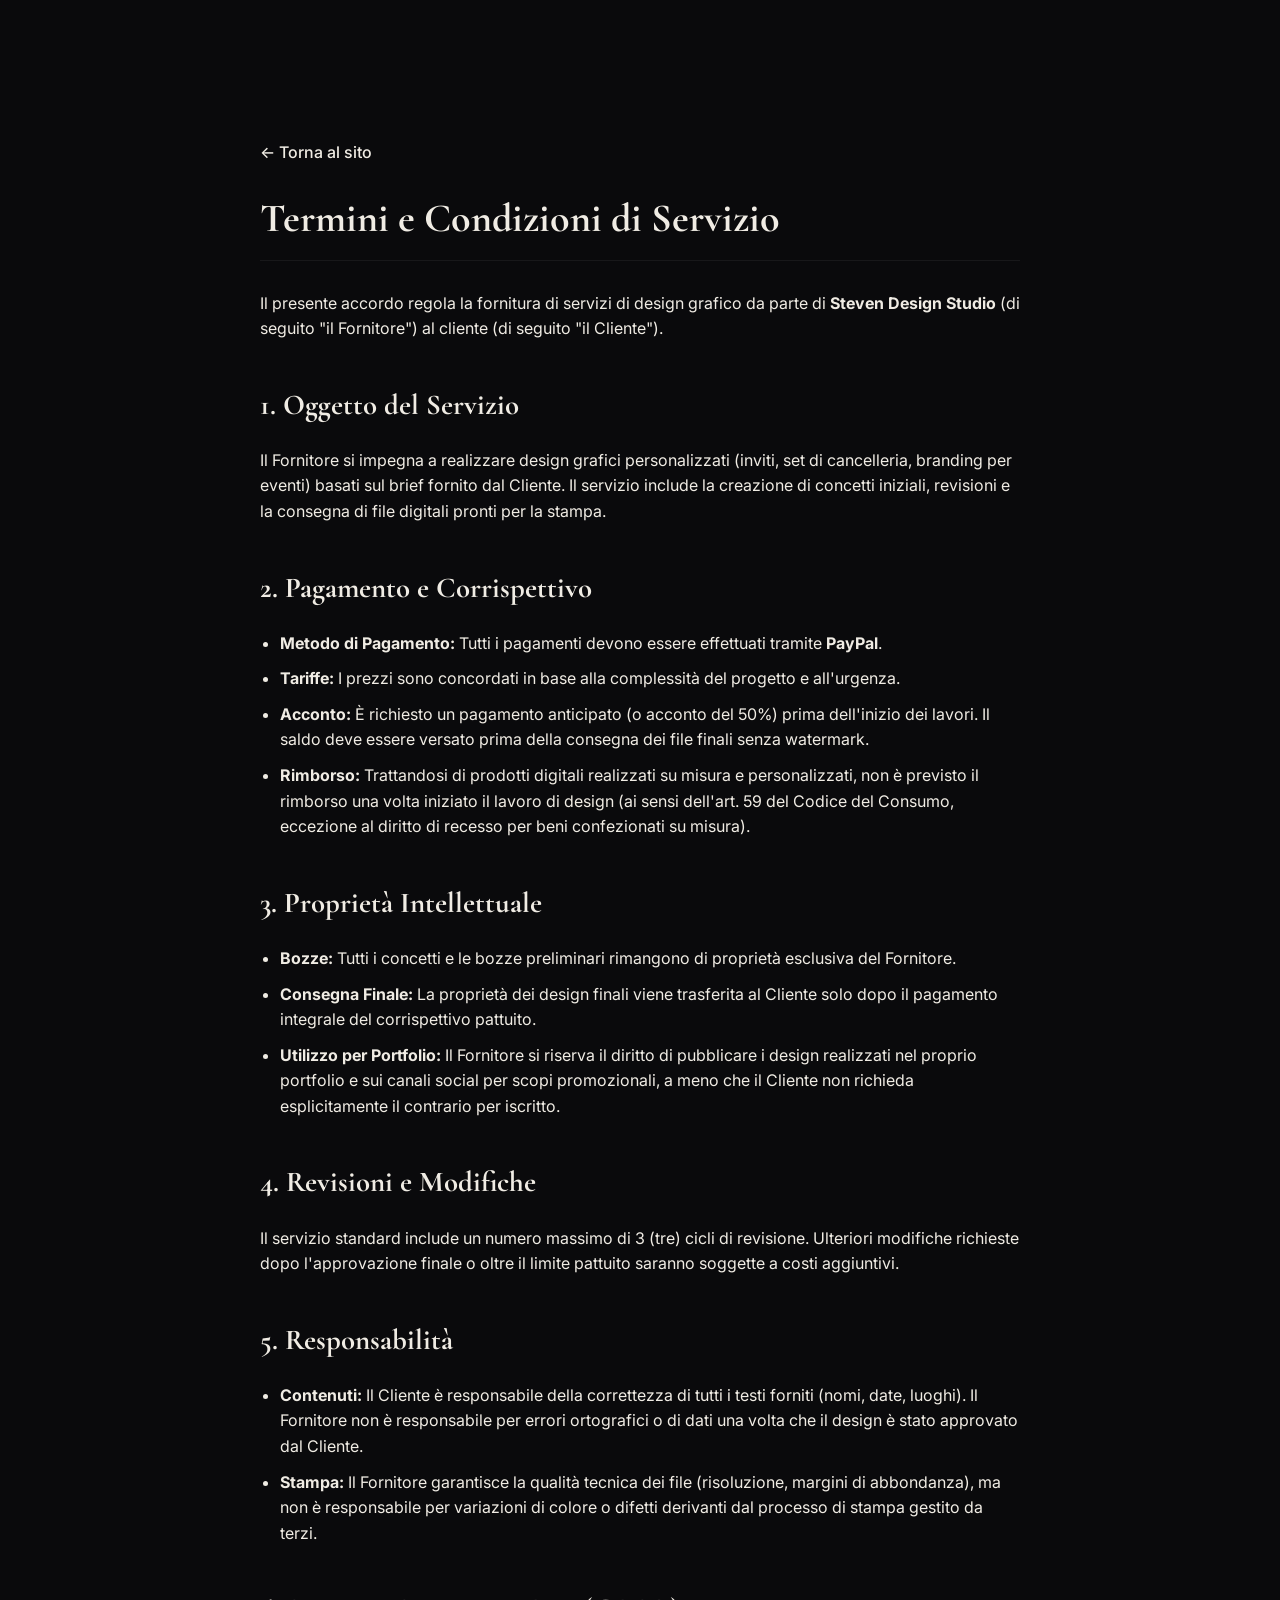
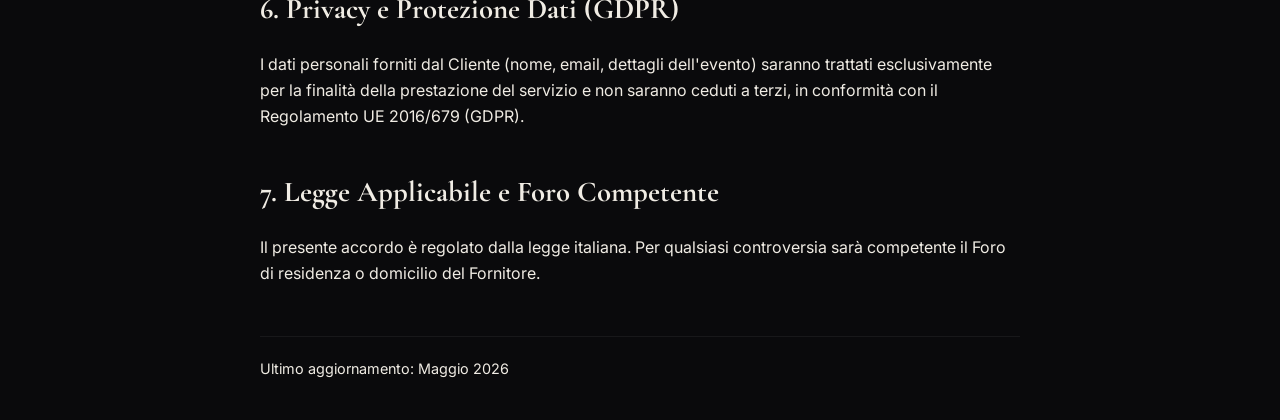
<file: terms.html>
<!DOCTYPE html>
<html lang="it">
<head>
    <meta charset="UTF-8">
    <meta name="viewport" content="width=device-width, initial-scale=1.0">
    <title>Termini e Condizioni — Steven Design Studio</title>
    <link rel="preconnect" href="https://fonts.googleapis.com">
    <link rel="preconnect" href="https://fonts.gstatic.com" crossorigin>
    <link href="https://fonts.googleapis.com/css2?family=Cormorant+Garamond:ital,wght@0,300;0,400;0,500;0,600;1,300;1,400&family=Inter:wght@300;400;500;600&display=swap" rel="stylesheet">
    <link rel="stylesheet" href="assets/css/style.css">
    <style>
        body { padding-top: 100px; line-height: 1.6; }
        .terms-container { max-width: 800px; margin: 0 auto; padding: 40px 20px; }
        h1 { font-family: 'Cormorant Garamond', serif; font-size: 2.5rem; margin-bottom: 30px; border-bottom: 1px solid var(--border); padding-bottom: 10px; }
        h2 { font-family: 'Cormorant Garamond', serif; font-size: 1.8rem; margin-top: 40px; margin-bottom: 20px; color: var(--primary); }
        ul { margin-bottom: 20px; padding-left: 20px; }
        li { margin-bottom: 10px; }
        .back-link { display: inline-block; margin-bottom: 20px; color: var(--primary); text-decoration: none; font-weight: 500; }
        .back-link:hover { text-decoration: underline; }
    </style>
</head>
<body>
    <div class="terms-container">
        <a href="index.html" class="back-link">← Torna al sito</a>
        <h1>Termini e Condizioni di Servizio</h1>
        <p>Il presente accordo regola la fornitura di servizi di design grafico da parte di <strong>Steven Design Studio</strong> (di seguito "il Fornitore") al cliente (di seguito "il Cliente").</p>

        <h2>1. Oggetto del Servizio</h2>
        <p>Il Fornitore si impegna a realizzare design grafici personalizzati (inviti, set di cancelleria, branding per eventi) basati sul brief fornito dal Cliente. Il servizio include la creazione di concetti iniziali, revisioni e la consegna di file digitali pronti per la stampa.</p>

        <h2>2. Pagamento e Corrispettivo</h2>
        <ul>
            <li><strong>Metodo di Pagamento:</strong> Tutti i pagamenti devono essere effettuati tramite <strong>PayPal</strong>.</li>
            <li><strong>Tariffe:</strong> I prezzi sono concordati in base alla complessità del progetto e all'urgenza.</li>
            <li><strong>Acconto:</strong> È richiesto un pagamento anticipato (o acconto del 50%) prima dell'inizio dei lavori. Il saldo deve essere versato prima della consegna dei file finali senza watermark.</li>
            <li><strong>Rimborso:</strong> Trattandosi di prodotti digitali realizzati su misura e personalizzati, non è previsto il rimborso una volta iniziato il lavoro di design (ai sensi dell'art. 59 del Codice del Consumo, eccezione al diritto di recesso per beni confezionati su misura).</li>
        </ul>

        <h2>3. Proprietà Intellettuale</h2>
        <ul>
            <li><strong>Bozze:</strong> Tutti i concetti e le bozze preliminari rimangono di proprietà esclusiva del Fornitore.</li>
            <li><strong>Consegna Finale:</strong> La proprietà dei design finali viene trasferita al Cliente solo dopo il pagamento integrale del corrispettivo pattuito.</li>
            <li><strong>Utilizzo per Portfolio:</strong> Il Fornitore si riserva il diritto di pubblicare i design realizzati nel proprio portfolio e sui canali social per scopi promozionali, a meno che il Cliente non richieda esplicitamente il contrario per iscritto.</li>
        </ul>

        <h2>4. Revisioni e Modifiche</h2>
        <p>Il servizio standard include un numero massimo di 3 (tre) cicli di revisione. Ulteriori modifiche richieste dopo l'approvazione finale o oltre il limite pattuito saranno soggette a costi aggiuntivi.</p>

        <h2>5. Responsabilità</h2>
        <ul>
            <li><strong>Contenuti:</strong> Il Cliente è responsabile della correttezza di tutti i testi forniti (nomi, date, luoghi). Il Fornitore non è responsabile per errori ortografici o di dati una volta che il design è stato approvato dal Cliente.</li>
            <li><strong>Stampa:</strong> Il Fornitore garantisce la qualità tecnica dei file (risoluzione, margini di abbondanza), ma non è responsabile per variazioni di colore o difetti derivanti dal processo di stampa gestito da terzi.</li>
        </ul>

        <h2>6. Privacy e Protezione Dati (GDPR)</h2>
        <p>I dati personali forniti dal Cliente (nome, email, dettagli dell'evento) saranno trattati esclusivamente per la finalità della prestazione del servizio e non saranno ceduti a terzi, in conformità con il Regolamento UE 2016/679 (GDPR).</p>

        <h2>7. Legge Applicabile e Foro Competente</h2>
        <p>Il presente accordo è regolato dalla legge italiana. Per qualsiasi controversia sarà competente il Foro di residenza o domicilio del Fornitore.</p>

        <hr style="margin-top: 50px; border: 0; border-top: 1px solid var(--border);">
        <p style="margin-top: 20px; font-size: 0.9rem; color: var(--text-light);">Ultimo aggiornamento: Maggio 2026</p>
    </div>
</body>
</html>
</file>
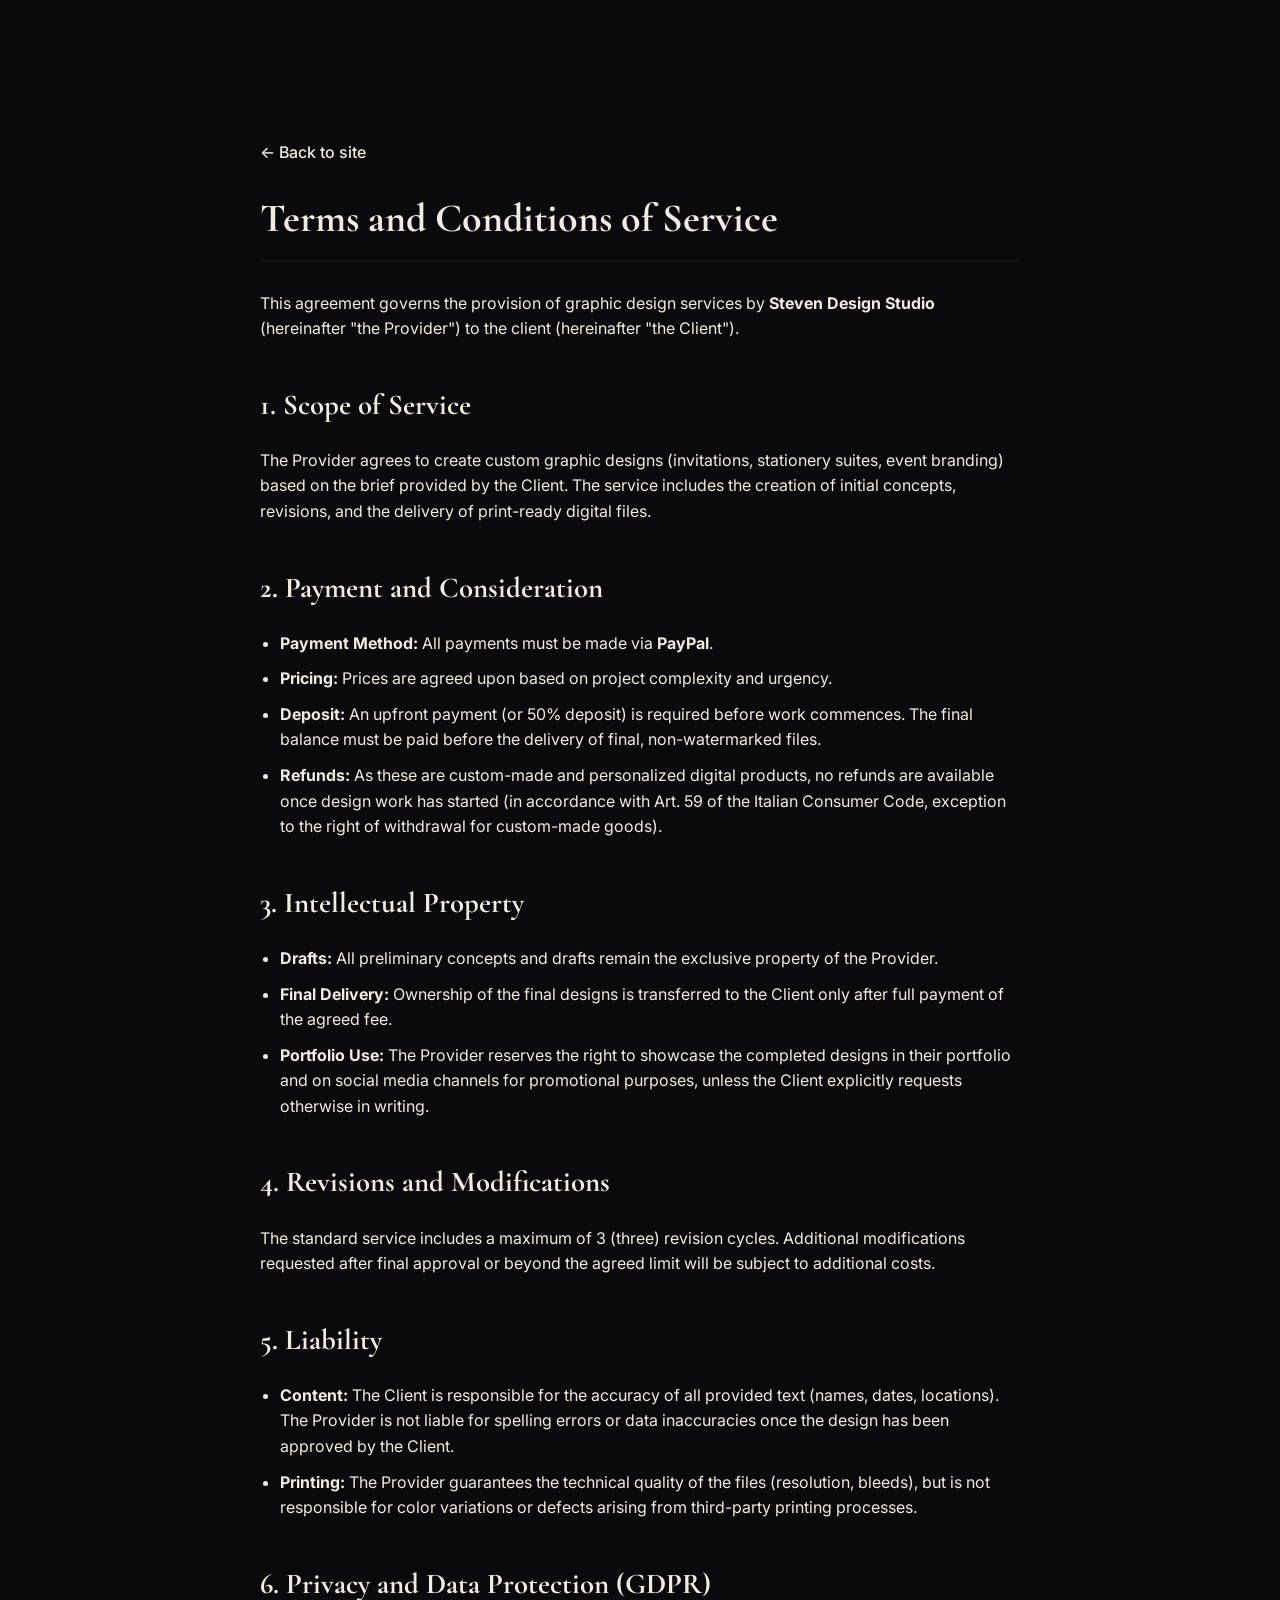
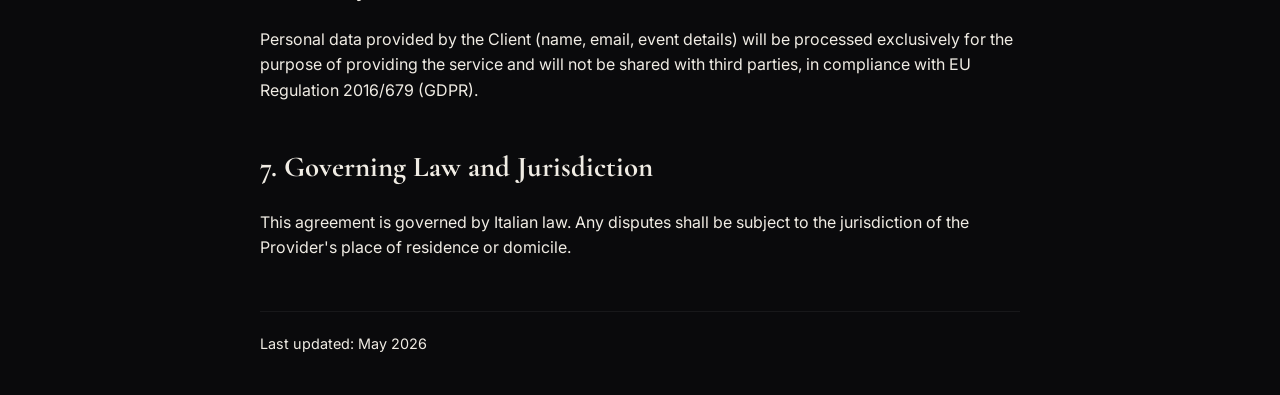
<file: en/terms.html>
<!DOCTYPE html>
<html lang="en">
<head>
    <meta charset="UTF-8">
    <meta name="viewport" content="width=device-width, initial-scale=1.0">
    <title>Terms and Conditions — Steven Design Studio</title>
    <link rel="preconnect" href="https://fonts.googleapis.com">
    <link rel="preconnect" href="https://fonts.gstatic.com" crossorigin>
    <link href="https://fonts.googleapis.com/css2?family=Cormorant+Garamond:ital,wght@0,300;0,400;0,500;0,600;1,300;1,400&family=Inter:wght@300;400;500;600&display=swap" rel="stylesheet">
    <link rel="stylesheet" href="../style.css">
    <style>
        body { padding-top: 100px; line-height: 1.6; }
        .terms-container { max-width: 800px; margin: 0 auto; padding: 40px 20px; }
        h1 { font-family: 'Cormorant Garamond', serif; font-size: 2.5rem; margin-bottom: 30px; border-bottom: 1px solid var(--border); padding-bottom: 10px; }
        h2 { font-family: 'Cormorant Garamond', serif; font-size: 1.8rem; margin-top: 40px; margin-bottom: 20px; color: var(--primary); }
        ul { margin-bottom: 20px; padding-left: 20px; }
        li { margin-bottom: 10px; }
        .back-link { display: inline-block; margin-bottom: 20px; color: var(--primary); text-decoration: none; font-weight: 500; }
        .back-link:hover { text-decoration: underline; }
    </style>
</head>
<body>
    <div class="terms-container">
        <a href="index.html" class="back-link">← Back to site</a>
        <h1>Terms and Conditions of Service</h1>
        <p>This agreement governs the provision of graphic design services by <strong>Steven Design Studio</strong> (hereinafter "the Provider") to the client (hereinafter "the Client").</p>

        <h2>1. Scope of Service</h2>
        <p>The Provider agrees to create custom graphic designs (invitations, stationery suites, event branding) based on the brief provided by the Client. The service includes the creation of initial concepts, revisions, and the delivery of print-ready digital files.</p>

        <h2>2. Payment and Consideration</h2>
        <ul>
            <li><strong>Payment Method:</strong> All payments must be made via <strong>PayPal</strong>.</li>
            <li><strong>Pricing:</strong> Prices are agreed upon based on project complexity and urgency.</li>
            <li><strong>Deposit:</strong> An upfront payment (or 50% deposit) is required before work commences. The final balance must be paid before the delivery of final, non-watermarked files.</li>
            <li><strong>Refunds:</strong> As these are custom-made and personalized digital products, no refunds are available once design work has started (in accordance with Art. 59 of the Italian Consumer Code, exception to the right of withdrawal for custom-made goods).</li>
        </ul>

        <h2>3. Intellectual Property</h2>
        <ul>
            <li><strong>Drafts:</strong> All preliminary concepts and drafts remain the exclusive property of the Provider.</li>
            <li><strong>Final Delivery:</strong> Ownership of the final designs is transferred to the Client only after full payment of the agreed fee.</li>
            <li><strong>Portfolio Use:</strong> The Provider reserves the right to showcase the completed designs in their portfolio and on social media channels for promotional purposes, unless the Client explicitly requests otherwise in writing.</li>
        </ul>

        <h2>4. Revisions and Modifications</h2>
        <p>The standard service includes a maximum of 3 (three) revision cycles. Additional modifications requested after final approval or beyond the agreed limit will be subject to additional costs.</p>

        <h2>5. Liability</h2>
        <ul>
            <li><strong>Content:</strong> The Client is responsible for the accuracy of all provided text (names, dates, locations). The Provider is not liable for spelling errors or data inaccuracies once the design has been approved by the Client.</li>
            <li><strong>Printing:</strong> The Provider guarantees the technical quality of the files (resolution, bleeds), but is not responsible for color variations or defects arising from third-party printing processes.</li>
        </ul>

        <h2>6. Privacy and Data Protection (GDPR)</h2>
        <p>Personal data provided by the Client (name, email, event details) will be processed exclusively for the purpose of providing the service and will not be shared with third parties, in compliance with EU Regulation 2016/679 (GDPR).</p>

        <h2>7. Governing Law and Jurisdiction</h2>
        <p>This agreement is governed by Italian law. Any disputes shall be subject to the jurisdiction of the Provider's place of residence or domicile.</p>

        <hr style="margin-top: 50px; border: 0; border-top: 1px solid var(--border);">
        <p style="margin-top: 20px; font-size: 0.9rem; color: var(--text-light);">Last updated: May 2026</p>
    </div>
</body>
</html>
</file>
<file: assets/css/style.css>
/* ============================================
   Steven Design Studio — Portfolio Website
   Premium dark aesthetic with gold accents
   ============================================ */

/* --- Reset & Base --- */
*, *::before, *::after {
    box-sizing: border-box;
    margin: 0;
    padding: 0;
}

:root {
    /* Core palette */
    --bg-primary: #0a0a0c;
    --bg-secondary: #111114;
    --bg-card: #16161a;
    --bg-card-hover: #1c1c21;
    --text-primary: #f0ece4;
    --text-secondary: #9a9a9e;
    --text-muted: #5a5a5e;
    --accent: #c9a94e;
    --accent-light: #e0c96f;
    --accent-glow: rgba(201, 169, 78, 0.15);
    --border: rgba(255, 255, 255, 0.06);
    --border-hover: rgba(255, 255, 255, 0.12);
    
    /* Typography */
    --font-display: 'Cormorant Garamond', Georgia, serif;
    --font-body: 'Inter', -apple-system, BlinkMacSystemFont, sans-serif;
    
    /* Spacing */
    --section-padding: clamp(4rem, 10vh, 8rem);
    --container-max: 1200px;
    --grid-gap: 1.5rem;
    
    /* Transitions */
    --ease-out: cubic-bezier(0.16, 1, 0.3, 1);
    --ease-spring: cubic-bezier(0.34, 1.56, 0.64, 1);
}

html {
    scroll-behavior: smooth;
    -webkit-font-smoothing: antialiased;
    -moz-osx-font-smoothing: grayscale;
}

body {
    font-family: var(--font-body);
    background: var(--bg-primary);
    color: var(--text-primary);
    line-height: 1.6;
    overflow-x: hidden;
}

img {
    max-width: 100%;
    height: auto;
    display: block;
}

a {
    color: var(--accent);
    text-decoration: none;
    transition: color 0.3s var(--ease-out);
}

a:hover {
    color: var(--accent-light);
}

.container {
    max-width: var(--container-max);
    margin: 0 auto;
    padding: 0 clamp(1.25rem, 4vw, 2.5rem);
}

/* --- Preloader --- */
.preloader {
    position: fixed;
    inset: 0;
    z-index: 9999;
    background: var(--bg-primary);
    display: flex;
    align-items: center;
    justify-content: center;
    transition: opacity 0.6s var(--ease-out), visibility 0.6s;
}

.preloader.hidden {
    opacity: 0;
    visibility: hidden;
}

.preloader-inner {
    text-align: center;
}

.preloader-ring {
    width: 48px;
    height: 48px;
    border: 2px solid var(--border);
    border-top-color: var(--accent);
    border-radius: 50%;
    animation: spin 0.8s linear infinite;
    margin: 0 auto 1.5rem;
}

.preloader-text {
    font-family: var(--font-display);
    font-size: 1.25rem;
    color: var(--text-secondary);
    letter-spacing: 0.2em;
    text-transform: uppercase;
}

@keyframes spin {
    to { transform: rotate(360deg); }
}

/* --- Navigation --- */
.nav {
    position: fixed;
    top: 0;
    left: 0;
    right: 0;
    z-index: 100;
    padding: 1.25rem 0;
    transition: all 0.4s var(--ease-out);
}

.nav.scrolled {
    background: rgba(10, 10, 12, 0.85);
    backdrop-filter: blur(20px);
    -webkit-backdrop-filter: blur(20px);
    border-bottom: 1px solid var(--border);
    padding: 0.75rem 0;
}

.nav-container {
    max-width: var(--container-max);
    margin: 0 auto;
    padding: 0 clamp(1.25rem, 4vw, 2.5rem);
    display: flex;
    align-items: center;
    justify-content: space-between;
}

.nav-logo {
    display: flex;
    align-items: center;
    gap: 0.75rem;
    color: var(--text-primary);
    text-decoration: none;
}

.nav-logo-mark {
    width: 36px;
    height: 36px;
    background: var(--accent);
    color: var(--bg-primary);
    border-radius: 8px;
    display: flex;
    align-items: center;
    justify-content: center;
    font-family: var(--font-display);
    font-size: 1.25rem;
    font-weight: 600;
}

.nav-logo-text {
    font-family: var(--font-display);
    font-size: 1.1rem;
    font-weight: 400;
    letter-spacing: 0.05em;
}

.nav-links {
    display: flex;
    align-items: center;
    gap: 2rem;
}

.nav-link {
    color: var(--text-secondary);
    font-size: 0.85rem;
    font-weight: 400;
    letter-spacing: 0.03em;
    transition: color 0.3s var(--ease-out);
    position: relative;
}

.nav-link:hover {
    color: var(--text-primary);
}

.nav-link::after {
    content: '';
    position: absolute;
    bottom: -4px;
    left: 0;
    width: 0;
    height: 1px;
    background: var(--accent);
    transition: width 0.3s var(--ease-out);
}

.nav-link:hover::after {
    width: 100%;
}

#navContact {
    color: var(--accent);
    border: 1px solid var(--accent);
    padding: 0.5rem 1.25rem;
    border-radius: 100px;
    font-weight: 500;
}

#navContact:hover {
    background: var(--accent);
    color: var(--bg-primary);
}

#navContact::after {
    display: none;
}

.nav-toggle {
    display: none;
    flex-direction: column;
    gap: 5px;
    background: none;
    border: none;
    cursor: pointer;
    padding: 4px;
}

.nav-toggle span {
    width: 24px;
    height: 2px;
    background: var(--text-primary);
    transition: all 0.3s var(--ease-out);
    transform-origin: center;
}

.nav-toggle.active span:nth-child(1) { transform: rotate(45deg) translateY(7px); }
.nav-toggle.active span:nth-child(2) { opacity: 0; }
.nav-toggle.active span:nth-child(3) { transform: rotate(-45deg) translateY(-7px); }

/* --- Hero --- */
.hero {
    min-height: 100vh;
    display: flex;
    align-items: center;
    justify-content: center;
    position: relative;
    text-align: center;
    overflow: hidden;
}

.hero-bg {
    position: absolute;
    inset: 0;
    background: 
        radial-gradient(ellipse at 20% 50%, rgba(201, 169, 78, 0.06) 0%, transparent 60%),
        radial-gradient(ellipse at 80% 20%, rgba(201, 169, 78, 0.04) 0%, transparent 50%),
        radial-gradient(ellipse at 50% 100%, rgba(201, 169, 78, 0.03) 0%, transparent 40%);
}

.hero-content {
    position: relative;
    z-index: 2;
    padding: 2rem;
}

.hero-tagline {
    font-size: 0.75rem;
    font-weight: 500;
    letter-spacing: 0.3em;
    text-transform: uppercase;
    color: var(--accent);
    margin-bottom: 1.5rem;
}

.hero-title {
    font-family: var(--font-display);
    font-size: clamp(2.5rem, 7vw, 5rem);
    font-weight: 300;
    line-height: 1.15;
    margin-bottom: 1.5rem;
    color: var(--text-primary);
}

.hero-accent {
    font-style: italic;
    color: var(--accent);
}

.hero-description {
    font-size: clamp(0.95rem, 1.5vw, 1.1rem);
    color: var(--text-secondary);
    max-width: 520px;
    margin: 0 auto 2.5rem;
    line-height: 1.8;
}

.hero-cta {
    display: flex;
    gap: 1rem;
    justify-content: center;
    flex-wrap: wrap;
}

.hero-scroll {
    position: absolute;
    bottom: 2rem;
    left: 50%;
    transform: translateX(-50%);
    display: flex;
    flex-direction: column;
    align-items: center;
    gap: 0.75rem;
    color: var(--text-muted);
    font-size: 0.7rem;
    letter-spacing: 0.2em;
    text-transform: uppercase;
}

.hero-scroll-line {
    width: 1px;
    height: 40px;
    background: linear-gradient(to bottom, var(--accent), transparent);
    animation: scrollPulse 2s var(--ease-out) infinite;
}

@keyframes scrollPulse {
    0%, 100% { opacity: 0.3; transform: scaleY(0.6); }
    50% { opacity: 1; transform: scaleY(1); }
}

/* --- Buttons --- */
.btn {
    display: inline-flex;
    align-items: center;
    justify-content: center;
    padding: 0.875rem 2rem;
    font-family: var(--font-body);
    font-size: 0.85rem;
    font-weight: 500;
    letter-spacing: 0.05em;
    border-radius: 100px;
    cursor: pointer;
    transition: all 0.3s var(--ease-out);
    border: none;
    text-decoration: none;
}

.btn-primary {
    background: var(--accent);
    color: var(--bg-primary);
}

.btn-primary:hover {
    background: var(--accent-light);
    color: var(--bg-primary);
    transform: translateY(-2px);
    box-shadow: 0 8px 30px rgba(201, 169, 78, 0.3);
}

.btn-outline {
    background: transparent;
    color: var(--text-primary);
    border: 1px solid var(--border-hover);
}

.btn-outline:hover {
    border-color: var(--accent);
    color: var(--accent);
    transform: translateY(-2px);
}

.btn-full {
    width: 100%;
}

/* --- Sections --- */
.section {
    padding: var(--section-padding) 0;
}

.section-header {
    text-align: center;
    margin-bottom: 3.5rem;
}

.section-label {
    font-size: 0.7rem;
    font-weight: 600;
    letter-spacing: 0.3em;
    text-transform: uppercase;
    color: var(--accent);
    margin-bottom: 0.75rem;
}

.section-title {
    font-family: var(--font-display);
    font-size: clamp(2rem, 4vw, 3rem);
    font-weight: 300;
    margin-bottom: 1rem;
}

.section-subtitle {
    font-size: 1rem;
    color: var(--text-secondary);
    max-width: 500px;
    margin: 0 auto;
}

/* --- Portfolio --- */
.filter-tabs {
    display: flex;
    justify-content: center;
    gap: 0.5rem;
    margin-bottom: 2.5rem;
    flex-wrap: wrap;
}

.filter-tab {
    padding: 0.5rem 1.25rem;
    font-family: var(--font-body);
    font-size: 0.8rem;
    font-weight: 400;
    color: var(--text-secondary);
    background: transparent;
    border: 1px solid var(--border);
    border-radius: 100px;
    cursor: pointer;
    transition: all 0.3s var(--ease-out);
}

.filter-tab:hover {
    border-color: var(--border-hover);
    color: var(--text-primary);
}

.filter-tab.active {
    background: var(--accent);
    color: var(--bg-primary);
    border-color: var(--accent);
    font-weight: 500;
}

.portfolio-grid {
    display: grid;
    grid-template-columns: repeat(auto-fill, minmax(280px, 1fr));
    gap: var(--grid-gap);
}

.portfolio-item {
    border-radius: 12px;
    overflow: hidden;
    transition: all 0.5s var(--ease-out);
}

.portfolio-item.hidden {
    display: none;
}

.portfolio-image {
    position: relative;
    aspect-ratio: 5 / 7;
    overflow: hidden;
    cursor: pointer;
    border-radius: 12px;
    border: 1px solid var(--border);
    transition: border-color 0.3s var(--ease-out);
}

.portfolio-image:hover {
    border-color: var(--accent);
}

.portfolio-image img {
    width: 100%;
    height: 100%;
    object-fit: cover;
    transition: transform 0.6s var(--ease-out);
}

.portfolio-image:hover img {
    transform: scale(1.05);
}

.portfolio-overlay {
    position: absolute;
    inset: 0;
    background: linear-gradient(to top, rgba(10, 10, 12, 0.95) 0%, rgba(10, 10, 12, 0.4) 40%, transparent 70%);
    display: flex;
    flex-direction: column;
    justify-content: flex-end;
    padding: 1.5rem;
    opacity: 0;
    transition: opacity 0.4s var(--ease-out);
}

.portfolio-image:hover .portfolio-overlay {
    opacity: 1;
}

.portfolio-tag {
    display: inline-block;
    padding: 0.25rem 0.75rem;
    font-size: 0.65rem;
    font-weight: 600;
    letter-spacing: 0.1em;
    text-transform: uppercase;
    color: var(--accent);
    border: 1px solid var(--accent);
    border-radius: 100px;
    margin-bottom: 0.75rem;
    width: fit-content;
}

.portfolio-overlay h3 {
    font-family: var(--font-display);
    font-size: 1.3rem;
    font-weight: 400;
    margin-bottom: 0.25rem;
}

.portfolio-overlay p {
    font-size: 0.8rem;
    color: var(--text-secondary);
}

/* --- Services --- */
.services {
    background: var(--bg-secondary);
}

.services-grid {
    display: grid;
    grid-template-columns: repeat(auto-fit, minmax(300px, 1fr));
    gap: var(--grid-gap);
}

.service-card {
    background: var(--bg-card);
    border: 1px solid var(--border);
    border-radius: 16px;
    padding: 2.5rem 2rem;
    transition: all 0.4s var(--ease-out);
    position: relative;
    overflow: hidden;
}

.service-card:hover {
    border-color: var(--border-hover);
    transform: translateY(-4px);
    box-shadow: 0 20px 60px rgba(0, 0, 0, 0.3);
}

.service-card.featured {
    border-color: var(--accent);
    background: linear-gradient(135deg, var(--bg-card), rgba(201, 169, 78, 0.05));
}

.service-badge {
    position: absolute;
    top: 1.25rem;
    right: 1.25rem;
    padding: 0.35rem 0.85rem;
    font-size: 0.65rem;
    font-weight: 600;
    letter-spacing: 0.05em;
    text-transform: uppercase;
    color: var(--bg-primary);
    background: var(--accent);
    border-radius: 100px;
}

.service-icon {
    font-size: 2.5rem;
    margin-bottom: 1.25rem;
}

.service-title {
    font-family: var(--font-display);
    font-size: 1.5rem;
    font-weight: 400;
    margin-bottom: 0.75rem;
}

.service-desc {
    font-size: 0.9rem;
    color: var(--text-secondary);
    line-height: 1.7;
    margin-bottom: 1.25rem;
}

.service-items {
    display: flex;
    flex-wrap: wrap;
    gap: 0.4rem;
    margin-bottom: 1.5rem;
}

.service-items span {
    padding: 0.3rem 0.7rem;
    font-size: 0.7rem;
    color: var(--text-secondary);
    background: rgba(255, 255, 255, 0.04);
    border: 1px solid var(--border);
    border-radius: 100px;
}

.service-price {
    font-size: 0.9rem;
    color: var(--text-muted);
    display: flex;
    flex-direction: column;
}

.service-price strong {
    font-size: 1.5rem;
    color: var(--accent);
    font-weight: 500;
}

.service-price small {
    font-size: 0.75rem;
    font-style: italic;
    margin-top: 0.25rem;
    color: var(--text-muted);
}

/* --- Socials in Contact --- */
.contact-socials {
    margin-top: 2rem;
    padding-top: 1.5rem;
    border-top: 1px solid var(--border);
    text-align: center;
}

.contact-socials p {
    font-size: 0.8rem;
    color: var(--text-secondary);
    margin-bottom: 1rem;
}

.social-links-grid {
    display: flex;
    justify-content: center;
    gap: 1.5rem;
}

.social-link-item {
    font-size: 0.9rem;
    font-weight: 500;
    color: var(--text-primary);
    padding: 0.5rem 1rem;
    border: 1px solid var(--border);
    border-radius: 8px;
    transition: all 0.3s var(--ease-out);
}

.social-link-item:hover {
    border-color: var(--accent);
    color: var(--accent);
    background: rgba(201, 169, 78, 0.05);
}

/* --- Styles Grid --- */
.styles-grid {
    display: grid;
    grid-template-columns: repeat(auto-fill, minmax(220px, 1fr));
    gap: var(--grid-gap);
}

.style-card {
    background: var(--bg-card);
    border: 1px solid var(--border);
    border-radius: 12px;
    padding: 1.5rem;
    text-align: center;
    transition: all 0.4s var(--ease-out);
    cursor: default;
}

.style-card:hover {
    border-color: var(--border-hover);
    transform: translateY(-4px);
    box-shadow: 0 15px 40px rgba(0, 0, 0, 0.2);
}

.style-swatch {
    width: 100%;
    height: 80px;
    border-radius: 8px;
    margin-bottom: 1.25rem;
}

.style-card h3 {
    font-family: var(--font-display);
    font-size: 1.15rem;
    font-weight: 400;
    margin-bottom: 0.35rem;
}

.style-card p {
    font-size: 0.8rem;
    color: var(--text-muted);
}

/* --- Process Timeline --- */
.process {
    background: var(--bg-secondary);
}

.process-timeline {
    max-width: 700px;
    margin: 0 auto;
    position: relative;
}

.process-timeline::before {
    content: '';
    position: absolute;
    top: 0;
    left: 28px;
    bottom: 0;
    width: 1px;
    background: linear-gradient(to bottom, var(--accent), var(--border));
}

.process-step {
    display: flex;
    gap: 2rem;
    margin-bottom: 3rem;
    position: relative;
}

.process-step:last-child {
    margin-bottom: 0;
}

.process-number {
    flex-shrink: 0;
    width: 56px;
    height: 56px;
    display: flex;
    align-items: center;
    justify-content: center;
    font-family: var(--font-display);
    font-size: 1.1rem;
    font-weight: 500;
    color: var(--accent);
    background: var(--bg-secondary);
    border: 1px solid var(--accent);
    border-radius: 50%;
    position: relative;
    z-index: 2;
}

.process-content h3 {
    font-family: var(--font-display);
    font-size: 1.35rem;
    font-weight: 400;
    margin-bottom: 0.5rem;
    padding-top: 0.15rem;
}

.process-content p {
    font-size: 0.9rem;
    color: var(--text-secondary);
    line-height: 1.7;
}

/* --- Contact --- */
.contact-card {
    background: var(--bg-card);
    border: 1px solid var(--border);
    border-radius: 20px;
    padding: clamp(2rem, 5vw, 4rem);
    max-width: 700px;
    margin: 0 auto;
}

.contact-form {
    display: flex;
    flex-direction: column;
    gap: 1rem;
}

.form-row {
    display: grid;
    grid-template-columns: 1fr 1fr;
    gap: 1rem;
}

.form-group {
    display: flex;
    flex-direction: column;
    gap: 0.35rem;
}

.form-group.full {
    grid-column: 1 / -1;
}

.form-group label {
    font-size: 0.75rem;
    font-weight: 500;
    color: var(--text-secondary);
    letter-spacing: 0.03em;
}

.form-group input,
.form-group select,
.form-group textarea {
    padding: 0.875rem 1.25rem;
    font-family: var(--font-body);
    font-size: 0.95rem;
    color: var(--text-primary);
    background: rgba(255, 255, 255, 0.03);
    border: 1px solid var(--border);
    border-radius: 12px;
    outline: none;
    transition: all 0.3s var(--ease-out);
    resize: vertical;
}

.form-group input:focus,
.form-group select:focus,
.form-group textarea:focus {
    border-color: var(--accent);
    background: rgba(255, 255, 255, 0.05);
    box-shadow: 0 0 0 4px var(--accent-glow);
}

.checkbox-group {
    display: flex;
    flex-wrap: wrap;
    gap: 0.75rem;
    margin-top: 0.5rem;
}

.checkbox-item {
    display: flex;
    align-items: center;
    gap: 0.5rem;
    font-size: 0.85rem;
    color: var(--text-secondary);
    cursor: pointer;
    background: rgba(255, 255, 255, 0.03);
    padding: 0.5rem 1rem;
    border-radius: 8px;
    border: 1px solid var(--border);
    transition: all 0.3s var(--ease-out);
}

.checkbox-item:hover {
    border-color: var(--border-hover);
    background: rgba(255, 255, 255, 0.05);
}

.checkbox-item input {
    width: auto;
    margin: 0;
    accent-color: var(--accent);
}
.form-group select {
    cursor: pointer;
    appearance: none;
    background-image: url("data:image/svg+xml,%3Csvg width='12' height='8' viewBox='0 0 12 8' fill='none' xmlns='http://www.w3.org/2000/svg'%3E%3Cpath d='M1 1.5L6 6.5L11 1.5' stroke='%23c9a94e' stroke-width='1.5' stroke-linecap='round' stroke-linejoin='round'/%3E%3C/svg%3E");
    background-repeat: no-repeat;
    background-position: right 1.25rem center;
    padding-right: 3rem;
}

.form-group select option {
    background: #1a1a1e;
    color: var(--text-primary);
    padding: 1rem;
}

/* Date Picker Elegance */
.form-group input[type="date"] {
    position: relative;
    appearance: none;
}

.form-group input[type="date"]::-webkit-calendar-picker-indicator {
    background: url("data:image/svg+xml,%3Csvg width='20' height='20' viewBox='0 0 24 24' fill='none' xmlns='http://www.w3.org/2000/svg'%3E%3Cpath d='M8 2V5M16 2V5M3.5 9.09H20.5M21 8.5V17C21 20 19.5 22 16 22H8C4.5 22 3 20 3 17V8.5C3 5.5 4.5 3.5 8 3.5H16C19.5 3.5 21 5.5 21 8.5Z' stroke='%23c9a94e' stroke-width='1.5' stroke-miterlimit='10' stroke-linecap='round' stroke-linejoin='round'/%3E%3Cpath d='M15.6947 13.7H15.7037M15.6947 16.7H15.7037M11.9955 13.7H12.0045M11.9955 16.7H12.0045M8.29431 13.7H8.30329M8.29431 16.7H8.30329' stroke='%23c9a94e' stroke-width='2' stroke-linecap='round' stroke-linejoin='round'/%3E%3C/svg%3E") no-repeat;
    background-position: center;
    cursor: pointer;
    filter: sepia(1) saturate(5) hue-rotate(10deg); /* Fine-tune to match gold */
    opacity: 0.8;
    transition: opacity 0.3s var(--ease-out);
}

.form-group input[type="date"]::-webkit-calendar-picker-indicator:hover {
    opacity: 1;
}

/* --- Steven Matrix --- */
.matrix-showcase {
    background: var(--bg-secondary);
    border-top: 1px solid var(--border);
    border-bottom: 1px solid var(--border);
}

.matrix-header {
    display: grid;
    grid-template-columns: minmax(0, 1fr) auto;
    align-items: end;
    gap: 1.5rem;
    margin-bottom: 2.5rem;
}

.matrix-header .section-label,
.matrix-header .section-title {
    text-align: left;
    margin-left: 0;
    margin-right: 0;
}

.matrix-entrance {
    color: var(--text-primary);
    font-size: 0.9rem;
    border-bottom: 1px solid var(--accent);
    padding-bottom: 0.2rem;
}

.matrix-entrance:hover {
    color: var(--accent-light);
}

.matrix-links {
    border-top: 1px solid var(--border);
}

.matrix-link {
    display: grid;
    grid-template-columns: 3rem minmax(0, 1fr) auto;
    align-items: center;
    gap: 1.5rem;
    padding: 1.15rem 0;
    border-bottom: 1px solid var(--border);
}

.matrix-index {
    color: var(--accent);
    font-family: var(--font-display);
    font-size: 1.15rem;
}

.matrix-info h3 {
    font-size: 1rem;
    font-weight: 500;
    margin-bottom: 0.15rem;
}

.matrix-info p {
    color: var(--text-secondary);
    font-size: 0.85rem;
}

.matrix-actions {
    display: flex;
    align-items: center;
    gap: 1rem;
}

.matrix-actions a {
    color: var(--text-secondary);
    font-size: 0.78rem;
    letter-spacing: 0.08em;
    text-transform: uppercase;
}

.matrix-actions a:hover {
    color: var(--accent);
}

/* --- Footer --- */
.footer {
    border-top: 1px solid var(--border);
    padding: 2rem 0;
}

.footer-inner {
    display: flex;
    align-items: center;
    justify-content: space-between;
    flex-wrap: wrap;
    gap: 1rem;
}

.footer-brand {
    display: flex;
    align-items: center;
    gap: 0.75rem;
    font-family: var(--font-display);
    font-size: 1rem;
}

.footer-copy {
    font-size: 0.75rem;
    color: var(--text-muted);
}

.footer-links {
    display: flex;
    gap: 1.5rem;
}

.footer-links a {
    font-size: 0.8rem;
    color: var(--text-secondary);
}

.footer-links a:hover {
    color: var(--accent);
}

/* --- Lightbox --- */
.lightbox {
    position: fixed;
    inset: 0;
    z-index: 200;
    background: rgba(10, 10, 12, 0.95);
    backdrop-filter: blur(20px);
    display: flex;
    align-items: center;
    justify-content: center;
    flex-direction: column;
    opacity: 0;
    visibility: hidden;
    transition: all 0.4s var(--ease-out);
    cursor: pointer;
}

.lightbox.active {
    opacity: 1;
    visibility: visible;
}

.lightbox-close {
    position: absolute;
    top: 1.5rem;
    right: 1.5rem;
    width: 44px;
    height: 44px;
    border: none;
    background: rgba(255, 255, 255, 0.08);
    color: var(--text-primary);
    font-size: 1.5rem;
    border-radius: 50%;
    cursor: pointer;
    transition: background 0.3s;
    display: flex;
    align-items: center;
    justify-content: center;
}

.lightbox-close:hover {
    background: rgba(255, 255, 255, 0.15);
}

.lightbox-img {
    max-width: 85vw;
    max-height: 80vh;
    object-fit: contain;
    border-radius: 8px;
    box-shadow: 0 30px 80px rgba(0, 0, 0, 0.5);
    transform: scale(0.9);
    transition: transform 0.4s var(--ease-spring);
}

.lightbox.active .lightbox-img {
    transform: scale(1);
}

.lightbox-caption {
    margin-top: 1.5rem;
    font-family: var(--font-display);
    font-size: 1.1rem;
    color: var(--text-secondary);
}

/* --- Animations --- */
[data-animate] {
    opacity: 0;
    transform: translateY(30px);
    transition: opacity 0.7s var(--ease-out), transform 0.7s var(--ease-out);
}

[data-animate].visible {
    opacity: 1;
    transform: translateY(0);
}

/* --- Responsive --- */
@media (max-width: 768px) {
    .nav-links {
        position: fixed;
        top: 0;
        right: -100%;
        width: 280px;
        height: 100vh;
        background: var(--bg-secondary);
        border-left: 1px solid var(--border);
        flex-direction: column;
        justify-content: center;
        align-items: center;
        gap: 2rem;
        transition: right 0.4s var(--ease-out);
    }

    .nav-links.open {
        right: 0;
    }

    .nav-toggle {
        display: flex;
    }

    .nav-link::after {
        display: none;
    }

    .form-row {
        grid-template-columns: 1fr;
    }

    .footer-inner {
        flex-direction: column;
        text-align: center;
    }

    .process-timeline::before {
        display: none;
    }

    .process-step {
        flex-direction: column;
        gap: 1rem;
    }

    .portfolio-overlay {
        opacity: 1;
    }

    .matrix-header,
    .matrix-link {
        grid-template-columns: 1fr;
        align-items: start;
    }

    .matrix-link {
        gap: 0.75rem;
    }

    .matrix-actions {
        flex-wrap: wrap;
    }
}

@media (max-width: 480px) {
    .portfolio-grid {
        grid-template-columns: 1fr;
    }

    .services-grid {
        grid-template-columns: 1fr;
    }

    .styles-grid {
        grid-template-columns: repeat(2, 1fr);
    }
}
/* --- Sliding Panes --- */
.sliding-pane {
    width: 100%;
    overflow: hidden;
    position: relative;
    padding: 2rem 0;
}

.sliding-pane::before,
.sliding-pane::after {
    content: '';
    position: absolute;
    top: 0;
    bottom: 0;
    width: 150px;
    z-index: 2;
    pointer-events: none;
}

.sliding-pane::before {
    left: 0;
    background: linear-gradient(to right, var(--bg-primary), transparent);
}

.sliding-pane::after {
    right: 0;
    background: linear-gradient(to left, var(--bg-primary), transparent);
}

.sliding-track {
    display: flex;
    width: max-content;
    animation: slide 40s linear infinite;
    gap: 1.5rem;
}

.sliding-track:hover {
    animation-play-state: paused;
}

/* Nav Socials */
.nav-socials {
    display: flex;
    gap: 1.25rem;
    margin-left: 1.5rem;
    padding-left: 1.5rem;
    border-left: 1px solid rgba(0,0,0,0.1);
}

.nav-socials a {
    color: var(--text-muted);
    transition: var(--transition-base);
    display: flex;
    align-items: center;
}

.nav-socials a:hover {
    color: var(--primary);
    transform: translateY(-2px);
}

@media (max-width: 991px) {
    .nav-socials {
        margin-left: 0;
        padding-left: 0;
        border-left: none;
        margin-top: 1.5rem;
        justify-content: center;
        width: 100%;
    }
}

@keyframes slide {
    from { transform: translateX(0); }
    to { transform: translateX(calc(-50% - 0.75rem)); }
}

/* Adjustments for sliding items */
.portfolio-sliding .portfolio-item {
    flex-shrink: 0;
    width: 300px;
}

.styles-sliding .style-card {
    flex-shrink: 0;
    width: 250px;
}

/* --- Testimonials --- */
.testimonials-section {
    background: var(--bg-secondary);
    padding: var(--section-padding) 0;
}

.testimonial-card {
    background: var(--bg-card);
    border: 1px solid var(--border);
    border-radius: 16px;
    padding: 2rem;
    width: 350px;
    flex-shrink: 0;
    transition: all 0.4s var(--ease-out);
}

.testimonial-card:hover {
    border-color: var(--accent);
    transform: translateY(-4px);
    background: var(--bg-card-hover);
}

.testimonial-stars {
    color: var(--accent);
    font-size: 0.9rem;
    margin-bottom: 0.75rem;
}

.testimonial-text {
    font-size: 0.95rem;
    line-height: 1.6;
    margin-bottom: 1.25rem;
    font-style: italic;
    color: var(--text-primary);
}

.testimonial-author {
    display: flex;
    align-items: center;
    gap: 1rem;
}

.testimonial-avatar {
    width: 40px;
    height: 40px;
    background: var(--accent-glow);
    color: var(--accent);
    border-radius: 50%;
    display: flex;
    align-items: center;
    justify-content: center;
    font-weight: 600;
    font-size: 0.9rem;
}

.testimonial-name {
    font-weight: 500;
    font-size: 0.9rem;
}

.testimonial-rating-num {
    margin-left: auto;
    font-size: 0.8rem;
    color: var(--text-muted);
}
</file>
<file: style.css>
/* ============================================
   Steven Design Studio — Portfolio Website
   Premium dark aesthetic with gold accents
   ============================================ */

/* --- Reset & Base --- */
*, *::before, *::after {
    box-sizing: border-box;
    margin: 0;
    padding: 0;
}

:root {
    /* Core palette */
    --bg-primary: #0a0a0c;
    --bg-secondary: #111114;
    --bg-card: #16161a;
    --bg-card-hover: #1c1c21;
    --text-primary: #f0ece4;
    --text-secondary: #9a9a9e;
    --text-muted: #5a5a5e;
    --accent: #c9a94e;
    --accent-light: #e0c96f;
    --accent-glow: rgba(201, 169, 78, 0.15);
    --border: rgba(255, 255, 255, 0.06);
    --border-hover: rgba(255, 255, 255, 0.12);
    
    /* Typography */
    --font-display: 'Cormorant Garamond', Georgia, serif;
    --font-body: 'Inter', -apple-system, BlinkMacSystemFont, sans-serif;
    
    /* Spacing */
    --section-padding: clamp(4rem, 10vh, 8rem);
    --container-max: 1200px;
    --grid-gap: 1.5rem;
    
    /* Transitions */
    --ease-out: cubic-bezier(0.16, 1, 0.3, 1);
    --ease-spring: cubic-bezier(0.34, 1.56, 0.64, 1);
}

html {
    scroll-behavior: smooth;
    -webkit-font-smoothing: antialiased;
    -moz-osx-font-smoothing: grayscale;
}

body {
    font-family: var(--font-body);
    background: var(--bg-primary);
    color: var(--text-primary);
    line-height: 1.6;
    overflow-x: hidden;
}

img {
    max-width: 100%;
    height: auto;
    display: block;
}

a {
    color: var(--accent);
    text-decoration: none;
    transition: color 0.3s var(--ease-out);
}

a:hover {
    color: var(--accent-light);
}

.container {
    max-width: var(--container-max);
    margin: 0 auto;
    padding: 0 clamp(1.25rem, 4vw, 2.5rem);
}

/* --- Preloader --- */
.preloader {
    position: fixed;
    inset: 0;
    z-index: 9999;
    background: var(--bg-primary);
    display: flex;
    align-items: center;
    justify-content: center;
    transition: opacity 0.6s var(--ease-out), visibility 0.6s;
}

.preloader.hidden {
    opacity: 0;
    visibility: hidden;
}

.preloader-inner {
    text-align: center;
}

.preloader-ring {
    width: 48px;
    height: 48px;
    border: 2px solid var(--border);
    border-top-color: var(--accent);
    border-radius: 50%;
    animation: spin 0.8s linear infinite;
    margin: 0 auto 1.5rem;
}

.preloader-text {
    font-family: var(--font-display);
    font-size: 1.25rem;
    color: var(--text-secondary);
    letter-spacing: 0.2em;
    text-transform: uppercase;
}

@keyframes spin {
    to { transform: rotate(360deg); }
}

/* --- Navigation --- */
.nav {
    position: fixed;
    top: 0;
    left: 0;
    right: 0;
    z-index: 100;
    padding: 1.25rem 0;
    transition: all 0.4s var(--ease-out);
}

.nav.scrolled {
    background: rgba(10, 10, 12, 0.85);
    backdrop-filter: blur(20px);
    -webkit-backdrop-filter: blur(20px);
    border-bottom: 1px solid var(--border);
    padding: 0.75rem 0;
}

.nav-container {
    max-width: var(--container-max);
    margin: 0 auto;
    padding: 0 clamp(1.25rem, 4vw, 2.5rem);
    display: flex;
    align-items: center;
    justify-content: space-between;
}

.nav-logo {
    display: flex;
    align-items: center;
    gap: 0.75rem;
    color: var(--text-primary);
    text-decoration: none;
}

.nav-logo-mark {
    width: 36px;
    height: 36px;
    background: var(--accent);
    color: var(--bg-primary);
    border-radius: 8px;
    display: flex;
    align-items: center;
    justify-content: center;
    font-family: var(--font-display);
    font-size: 1.25rem;
    font-weight: 600;
}

.nav-logo-text {
    font-family: var(--font-display);
    font-size: 1.1rem;
    font-weight: 400;
    letter-spacing: 0.05em;
}

.nav-links {
    display: flex;
    align-items: center;
    gap: 2rem;
}

.nav-link {
    color: var(--text-secondary);
    font-size: 0.85rem;
    font-weight: 400;
    letter-spacing: 0.03em;
    transition: color 0.3s var(--ease-out);
    position: relative;
}

.nav-link:hover {
    color: var(--text-primary);
}

.nav-link::after {
    content: '';
    position: absolute;
    bottom: -4px;
    left: 0;
    width: 0;
    height: 1px;
    background: var(--accent);
    transition: width 0.3s var(--ease-out);
}

.nav-link:hover::after {
    width: 100%;
}

#navContact {
    color: var(--accent);
    border: 1px solid var(--accent);
    padding: 0.5rem 1.25rem;
    border-radius: 100px;
    font-weight: 500;
}

#navContact:hover {
    background: var(--accent);
    color: var(--bg-primary);
}

#navContact::after {
    display: none;
}

.nav-toggle {
    display: none;
    flex-direction: column;
    gap: 5px;
    background: none;
    border: none;
    cursor: pointer;
    padding: 4px;
}

.nav-toggle span {
    width: 24px;
    height: 2px;
    background: var(--text-primary);
    transition: all 0.3s var(--ease-out);
    transform-origin: center;
}

.nav-toggle.active span:nth-child(1) { transform: rotate(45deg) translateY(7px); }
.nav-toggle.active span:nth-child(2) { opacity: 0; }
.nav-toggle.active span:nth-child(3) { transform: rotate(-45deg) translateY(-7px); }

/* --- Hero --- */
.hero {
    min-height: 100vh;
    display: flex;
    align-items: center;
    justify-content: center;
    position: relative;
    text-align: center;
    overflow: hidden;
}

.hero-bg {
    position: absolute;
    inset: 0;
    background: 
        radial-gradient(ellipse at 20% 50%, rgba(201, 169, 78, 0.06) 0%, transparent 60%),
        radial-gradient(ellipse at 80% 20%, rgba(201, 169, 78, 0.04) 0%, transparent 50%),
        radial-gradient(ellipse at 50% 100%, rgba(201, 169, 78, 0.03) 0%, transparent 40%);
}

.hero-content {
    position: relative;
    z-index: 2;
    padding: 2rem;
}

.hero-tagline {
    font-size: 0.75rem;
    font-weight: 500;
    letter-spacing: 0.3em;
    text-transform: uppercase;
    color: var(--accent);
    margin-bottom: 1.5rem;
}

.hero-title {
    font-family: var(--font-display);
    font-size: clamp(2.5rem, 7vw, 5rem);
    font-weight: 300;
    line-height: 1.15;
    margin-bottom: 1.5rem;
    color: var(--text-primary);
}

.hero-accent {
    font-style: italic;
    color: var(--accent);
}

.hero-description {
    font-size: clamp(0.95rem, 1.5vw, 1.1rem);
    color: var(--text-secondary);
    max-width: 520px;
    margin: 0 auto 2.5rem;
    line-height: 1.8;
}

.hero-cta {
    display: flex;
    gap: 1rem;
    justify-content: center;
    flex-wrap: wrap;
}

.hero-scroll {
    position: absolute;
    bottom: 2rem;
    left: 50%;
    transform: translateX(-50%);
    display: flex;
    flex-direction: column;
    align-items: center;
    gap: 0.75rem;
    color: var(--text-muted);
    font-size: 0.7rem;
    letter-spacing: 0.2em;
    text-transform: uppercase;
}

.hero-scroll-line {
    width: 1px;
    height: 40px;
    background: linear-gradient(to bottom, var(--accent), transparent);
    animation: scrollPulse 2s var(--ease-out) infinite;
}

@keyframes scrollPulse {
    0%, 100% { opacity: 0.3; transform: scaleY(0.6); }
    50% { opacity: 1; transform: scaleY(1); }
}

/* --- Buttons --- */
.btn {
    display: inline-flex;
    align-items: center;
    justify-content: center;
    padding: 0.875rem 2rem;
    font-family: var(--font-body);
    font-size: 0.85rem;
    font-weight: 500;
    letter-spacing: 0.05em;
    border-radius: 100px;
    cursor: pointer;
    transition: all 0.3s var(--ease-out);
    border: none;
    text-decoration: none;
}

.btn-primary {
    background: var(--accent);
    color: var(--bg-primary);
}

.btn-primary:hover {
    background: var(--accent-light);
    color: var(--bg-primary);
    transform: translateY(-2px);
    box-shadow: 0 8px 30px rgba(201, 169, 78, 0.3);
}

.btn-outline {
    background: transparent;
    color: var(--text-primary);
    border: 1px solid var(--border-hover);
}

.btn-outline:hover {
    border-color: var(--accent);
    color: var(--accent);
    transform: translateY(-2px);
}

.btn-full {
    width: 100%;
}

/* --- Sections --- */
.section {
    padding: var(--section-padding) 0;
}

.section-header {
    text-align: center;
    margin-bottom: 3.5rem;
}

.section-label {
    font-size: 0.7rem;
    font-weight: 600;
    letter-spacing: 0.3em;
    text-transform: uppercase;
    color: var(--accent);
    margin-bottom: 0.75rem;
}

.section-title {
    font-family: var(--font-display);
    font-size: clamp(2rem, 4vw, 3rem);
    font-weight: 300;
    margin-bottom: 1rem;
}

.section-subtitle {
    font-size: 1rem;
    color: var(--text-secondary);
    max-width: 500px;
    margin: 0 auto;
}

/* --- Portfolio --- */
.filter-tabs {
    display: flex;
    justify-content: center;
    gap: 0.5rem;
    margin-bottom: 2.5rem;
    flex-wrap: wrap;
}

.filter-tab {
    padding: 0.5rem 1.25rem;
    font-family: var(--font-body);
    font-size: 0.8rem;
    font-weight: 400;
    color: var(--text-secondary);
    background: transparent;
    border: 1px solid var(--border);
    border-radius: 100px;
    cursor: pointer;
    transition: all 0.3s var(--ease-out);
}

.filter-tab:hover {
    border-color: var(--border-hover);
    color: var(--text-primary);
}

.filter-tab.active {
    background: var(--accent);
    color: var(--bg-primary);
    border-color: var(--accent);
    font-weight: 500;
}

.portfolio-grid {
    display: grid;
    grid-template-columns: repeat(auto-fill, minmax(280px, 1fr));
    gap: var(--grid-gap);
}

.portfolio-item {
    border-radius: 12px;
    overflow: hidden;
    transition: all 0.5s var(--ease-out);
}

.portfolio-item.hidden {
    display: none;
}

.portfolio-image {
    position: relative;
    aspect-ratio: 5 / 7;
    overflow: hidden;
    cursor: pointer;
    border-radius: 12px;
    border: 1px solid var(--border);
    transition: border-color 0.3s var(--ease-out);
}

.portfolio-image:hover {
    border-color: var(--accent);
}

.portfolio-image img {
    width: 100%;
    height: 100%;
    object-fit: cover;
    transition: transform 0.6s var(--ease-out);
}

.portfolio-image:hover img {
    transform: scale(1.05);
}

.portfolio-overlay {
    position: absolute;
    inset: 0;
    background: linear-gradient(to top, rgba(10, 10, 12, 0.95) 0%, rgba(10, 10, 12, 0.4) 40%, transparent 70%);
    display: flex;
    flex-direction: column;
    justify-content: flex-end;
    padding: 1.5rem;
    opacity: 0;
    transition: opacity 0.4s var(--ease-out);
}

.portfolio-image:hover .portfolio-overlay {
    opacity: 1;
}

.portfolio-tag {
    display: inline-block;
    padding: 0.25rem 0.75rem;
    font-size: 0.65rem;
    font-weight: 600;
    letter-spacing: 0.1em;
    text-transform: uppercase;
    color: var(--accent);
    border: 1px solid var(--accent);
    border-radius: 100px;
    margin-bottom: 0.75rem;
    width: fit-content;
}

.portfolio-overlay h3 {
    font-family: var(--font-display);
    font-size: 1.3rem;
    font-weight: 400;
    margin-bottom: 0.25rem;
}

.portfolio-overlay p {
    font-size: 0.8rem;
    color: var(--text-secondary);
}

/* --- Services --- */
.services {
    background: var(--bg-secondary);
}

.services-grid {
    display: grid;
    grid-template-columns: repeat(auto-fit, minmax(300px, 1fr));
    gap: var(--grid-gap);
}

.service-card {
    background: var(--bg-card);
    border: 1px solid var(--border);
    border-radius: 16px;
    padding: 2.5rem 2rem;
    transition: all 0.4s var(--ease-out);
    position: relative;
    overflow: hidden;
}

.service-card:hover {
    border-color: var(--border-hover);
    transform: translateY(-4px);
    box-shadow: 0 20px 60px rgba(0, 0, 0, 0.3);
}

.service-card.featured {
    border-color: var(--accent);
    background: linear-gradient(135deg, var(--bg-card), rgba(201, 169, 78, 0.05));
}

.service-badge {
    position: absolute;
    top: 1.25rem;
    right: 1.25rem;
    padding: 0.35rem 0.85rem;
    font-size: 0.65rem;
    font-weight: 600;
    letter-spacing: 0.05em;
    text-transform: uppercase;
    color: var(--bg-primary);
    background: var(--accent);
    border-radius: 100px;
}

.service-icon {
    font-size: 2.5rem;
    margin-bottom: 1.25rem;
}

.service-title {
    font-family: var(--font-display);
    font-size: 1.5rem;
    font-weight: 400;
    margin-bottom: 0.75rem;
}

.service-desc {
    font-size: 0.9rem;
    color: var(--text-secondary);
    line-height: 1.7;
    margin-bottom: 1.25rem;
}

.service-items {
    display: flex;
    flex-wrap: wrap;
    gap: 0.4rem;
    margin-bottom: 1.5rem;
}

.service-items span {
    padding: 0.3rem 0.7rem;
    font-size: 0.7rem;
    color: var(--text-secondary);
    background: rgba(255, 255, 255, 0.04);
    border: 1px solid var(--border);
    border-radius: 100px;
}

.service-price {
    font-size: 0.9rem;
    color: var(--text-muted);
    display: flex;
    flex-direction: column;
}

.service-price strong {
    font-size: 1.5rem;
    color: var(--accent);
    font-weight: 500;
}

.service-price small {
    font-size: 0.75rem;
    font-style: italic;
    margin-top: 0.25rem;
    color: var(--text-muted);
}

/* --- Socials in Contact --- */
.contact-socials {
    margin-top: 2rem;
    padding-top: 1.5rem;
    border-top: 1px solid var(--border);
    text-align: center;
}

.contact-socials p {
    font-size: 0.8rem;
    color: var(--text-secondary);
    margin-bottom: 1rem;
}

.social-links-grid {
    display: flex;
    justify-content: center;
    gap: 1.5rem;
}

.social-link-item {
    font-size: 0.9rem;
    font-weight: 500;
    color: var(--text-primary);
    padding: 0.5rem 1rem;
    border: 1px solid var(--border);
    border-radius: 8px;
    transition: all 0.3s var(--ease-out);
}

.social-link-item:hover {
    border-color: var(--accent);
    color: var(--accent);
    background: rgba(201, 169, 78, 0.05);
}

/* --- Styles Grid --- */
.styles-grid {
    display: grid;
    grid-template-columns: repeat(auto-fill, minmax(220px, 1fr));
    gap: var(--grid-gap);
}

.style-card {
    background: var(--bg-card);
    border: 1px solid var(--border);
    border-radius: 12px;
    padding: 1.5rem;
    text-align: center;
    transition: all 0.4s var(--ease-out);
    cursor: default;
}

.style-card:hover {
    border-color: var(--border-hover);
    transform: translateY(-4px);
    box-shadow: 0 15px 40px rgba(0, 0, 0, 0.2);
}

.style-swatch {
    width: 100%;
    height: 80px;
    border-radius: 8px;
    margin-bottom: 1.25rem;
}

.style-card h3 {
    font-family: var(--font-display);
    font-size: 1.15rem;
    font-weight: 400;
    margin-bottom: 0.35rem;
}

.style-card p {
    font-size: 0.8rem;
    color: var(--text-muted);
}

/* --- Process Timeline --- */
.process {
    background: var(--bg-secondary);
}

.process-timeline {
    max-width: 700px;
    margin: 0 auto;
    position: relative;
}

.process-timeline::before {
    content: '';
    position: absolute;
    top: 0;
    left: 28px;
    bottom: 0;
    width: 1px;
    background: linear-gradient(to bottom, var(--accent), var(--border));
}

.process-step {
    display: flex;
    gap: 2rem;
    margin-bottom: 3rem;
    position: relative;
}

.process-step:last-child {
    margin-bottom: 0;
}

.process-number {
    flex-shrink: 0;
    width: 56px;
    height: 56px;
    display: flex;
    align-items: center;
    justify-content: center;
    font-family: var(--font-display);
    font-size: 1.1rem;
    font-weight: 500;
    color: var(--accent);
    background: var(--bg-secondary);
    border: 1px solid var(--accent);
    border-radius: 50%;
    position: relative;
    z-index: 2;
}

.process-content h3 {
    font-family: var(--font-display);
    font-size: 1.35rem;
    font-weight: 400;
    margin-bottom: 0.5rem;
    padding-top: 0.15rem;
}

.process-content p {
    font-size: 0.9rem;
    color: var(--text-secondary);
    line-height: 1.7;
}

/* --- Contact --- */
.contact-card {
    background: var(--bg-card);
    border: 1px solid var(--border);
    border-radius: 20px;
    padding: clamp(2rem, 5vw, 4rem);
    max-width: 700px;
    margin: 0 auto;
}

.contact-form {
    display: flex;
    flex-direction: column;
    gap: 1rem;
}

.form-row {
    display: grid;
    grid-template-columns: 1fr 1fr;
    gap: 1rem;
}

.form-group {
    display: flex;
    flex-direction: column;
    gap: 0.35rem;
}

.form-group.full {
    grid-column: 1 / -1;
}

.form-group label {
    font-size: 0.75rem;
    font-weight: 500;
    color: var(--text-secondary);
    letter-spacing: 0.03em;
}

.form-group input,
.form-group select,
.form-group textarea {
    padding: 0.875rem 1.25rem;
    font-family: var(--font-body);
    font-size: 0.95rem;
    color: var(--text-primary);
    background: rgba(255, 255, 255, 0.03);
    border: 1px solid var(--border);
    border-radius: 12px;
    outline: none;
    transition: all 0.3s var(--ease-out);
    resize: vertical;
}

.form-group input:focus,
.form-group select:focus,
.form-group textarea:focus {
    border-color: var(--accent);
    background: rgba(255, 255, 255, 0.05);
    box-shadow: 0 0 0 4px var(--accent-glow);
}

.checkbox-group {
    display: flex;
    flex-wrap: wrap;
    gap: 0.75rem;
    margin-top: 0.5rem;
}

.checkbox-item {
    display: flex;
    align-items: center;
    gap: 0.5rem;
    font-size: 0.85rem;
    color: var(--text-secondary);
    cursor: pointer;
    background: rgba(255, 255, 255, 0.03);
    padding: 0.5rem 1rem;
    border-radius: 8px;
    border: 1px solid var(--border);
    transition: all 0.3s var(--ease-out);
}

.checkbox-item:hover {
    border-color: var(--border-hover);
    background: rgba(255, 255, 255, 0.05);
}

.checkbox-item input {
    width: auto;
    margin: 0;
    accent-color: var(--accent);
}
.form-group select {
    cursor: pointer;
    appearance: none;
    background-image: url("data:image/svg+xml,%3Csvg width='12' height='8' viewBox='0 0 12 8' fill='none' xmlns='http://www.w3.org/2000/svg'%3E%3Cpath d='M1 1.5L6 6.5L11 1.5' stroke='%23c9a94e' stroke-width='1.5' stroke-linecap='round' stroke-linejoin='round'/%3E%3C/svg%3E");
    background-repeat: no-repeat;
    background-position: right 1.25rem center;
    padding-right: 3rem;
}

.form-group select option {
    background: #1a1a1e;
    color: var(--text-primary);
    padding: 1rem;
}

/* Date Picker Elegance */
.form-group input[type="date"] {
    position: relative;
    appearance: none;
}

.form-group input[type="date"]::-webkit-calendar-picker-indicator {
    background: url("data:image/svg+xml,%3Csvg width='20' height='20' viewBox='0 0 24 24' fill='none' xmlns='http://www.w3.org/2000/svg'%3E%3Cpath d='M8 2V5M16 2V5M3.5 9.09H20.5M21 8.5V17C21 20 19.5 22 16 22H8C4.5 22 3 20 3 17V8.5C3 5.5 4.5 3.5 8 3.5H16C19.5 3.5 21 5.5 21 8.5Z' stroke='%23c9a94e' stroke-width='1.5' stroke-miterlimit='10' stroke-linecap='round' stroke-linejoin='round'/%3E%3Cpath d='M15.6947 13.7H15.7037M15.6947 16.7H15.7037M11.9955 13.7H12.0045M11.9955 16.7H12.0045M8.29431 13.7H8.30329M8.29431 16.7H8.30329' stroke='%23c9a94e' stroke-width='2' stroke-linecap='round' stroke-linejoin='round'/%3E%3C/svg%3E") no-repeat;
    background-position: center;
    cursor: pointer;
    filter: sepia(1) saturate(5) hue-rotate(10deg); /* Fine-tune to match gold */
    opacity: 0.8;
    transition: opacity 0.3s var(--ease-out);
}

.form-group input[type="date"]::-webkit-calendar-picker-indicator:hover {
    opacity: 1;
}

/* --- Footer --- */
.footer {
    border-top: 1px solid var(--border);
    padding: 2rem 0;
}

.footer-inner {
    display: flex;
    align-items: center;
    justify-content: space-between;
    flex-wrap: wrap;
    gap: 1rem;
}

.footer-brand {
    display: flex;
    align-items: center;
    gap: 0.75rem;
    font-family: var(--font-display);
    font-size: 1rem;
}

.footer-copy {
    font-size: 0.75rem;
    color: var(--text-muted);
}

.footer-links {
    display: flex;
    gap: 1.5rem;
}

.footer-links a {
    font-size: 0.8rem;
    color: var(--text-secondary);
}

.footer-links a:hover {
    color: var(--accent);
}

/* --- Lightbox --- */
.lightbox {
    position: fixed;
    inset: 0;
    z-index: 200;
    background: rgba(10, 10, 12, 0.95);
    backdrop-filter: blur(20px);
    display: flex;
    align-items: center;
    justify-content: center;
    flex-direction: column;
    opacity: 0;
    visibility: hidden;
    transition: all 0.4s var(--ease-out);
    cursor: pointer;
}

.lightbox.active {
    opacity: 1;
    visibility: visible;
}

.lightbox-close {
    position: absolute;
    top: 1.5rem;
    right: 1.5rem;
    width: 44px;
    height: 44px;
    border: none;
    background: rgba(255, 255, 255, 0.08);
    color: var(--text-primary);
    font-size: 1.5rem;
    border-radius: 50%;
    cursor: pointer;
    transition: background 0.3s;
    display: flex;
    align-items: center;
    justify-content: center;
}

.lightbox-close:hover {
    background: rgba(255, 255, 255, 0.15);
}

.lightbox-img {
    max-width: 85vw;
    max-height: 80vh;
    object-fit: contain;
    border-radius: 8px;
    box-shadow: 0 30px 80px rgba(0, 0, 0, 0.5);
    transform: scale(0.9);
    transition: transform 0.4s var(--ease-spring);
}

.lightbox.active .lightbox-img {
    transform: scale(1);
}

.lightbox-caption {
    margin-top: 1.5rem;
    font-family: var(--font-display);
    font-size: 1.1rem;
    color: var(--text-secondary);
}

/* --- Animations --- */
[data-animate] {
    opacity: 0;
    transform: translateY(30px);
    transition: opacity 0.7s var(--ease-out), transform 0.7s var(--ease-out);
}

[data-animate].visible {
    opacity: 1;
    transform: translateY(0);
}

/* --- Responsive --- */
@media (max-width: 768px) {
    .nav-links {
        position: fixed;
        top: 0;
        right: -100%;
        width: 280px;
        height: 100vh;
        background: var(--bg-secondary);
        border-left: 1px solid var(--border);
        flex-direction: column;
        justify-content: center;
        align-items: center;
        gap: 2rem;
        transition: right 0.4s var(--ease-out);
    }

    .nav-links.open {
        right: 0;
    }

    .nav-toggle {
        display: flex;
    }

    .nav-link::after {
        display: none;
    }

    .form-row {
        grid-template-columns: 1fr;
    }

    .footer-inner {
        flex-direction: column;
        text-align: center;
    }

    .process-timeline::before {
        display: none;
    }

    .process-step {
        flex-direction: column;
        gap: 1rem;
    }

    .portfolio-overlay {
        opacity: 1;
    }
}

@media (max-width: 480px) {
    .portfolio-grid {
        grid-template-columns: 1fr;
    }

    .services-grid {
        grid-template-columns: 1fr;
    }

    .styles-grid {
        grid-template-columns: repeat(2, 1fr);
    }
}
/* --- Sliding Panes --- */
.sliding-pane {
    width: 100%;
    overflow: hidden;
    position: relative;
    padding: 2rem 0;
}

.sliding-pane::before,
.sliding-pane::after {
    content: '';
    position: absolute;
    top: 0;
    bottom: 0;
    width: 150px;
    z-index: 2;
    pointer-events: none;
}

.sliding-pane::before {
    left: 0;
    background: linear-gradient(to right, var(--bg-primary), transparent);
}

.sliding-pane::after {
    right: 0;
    background: linear-gradient(to left, var(--bg-primary), transparent);
}

.sliding-track {
    display: flex;
    width: max-content;
    animation: slide 40s linear infinite;
    gap: 1.5rem;
}

.sliding-track:hover {
    animation-play-state: paused;
}

/* Nav Socials */
.nav-socials {
    display: flex;
    gap: 1.25rem;
    margin-left: 1.5rem;
    padding-left: 1.5rem;
    border-left: 1px solid rgba(0,0,0,0.1);
}

.nav-socials a {
    color: var(--text-muted);
    transition: var(--transition-base);
    display: flex;
    align-items: center;
}

.nav-socials a:hover {
    color: var(--primary);
    transform: translateY(-2px);
}

@media (max-width: 991px) {
    .nav-socials {
        margin-left: 0;
        padding-left: 0;
        border-left: none;
        margin-top: 1.5rem;
        justify-content: center;
        width: 100%;
    }
}

@keyframes slide {
    from { transform: translateX(0); }
    to { transform: translateX(calc(-50% - 0.75rem)); }
}

/* Adjustments for sliding items */
.portfolio-sliding .portfolio-item {
    flex-shrink: 0;
    width: 300px;
}

.styles-sliding .style-card {
    flex-shrink: 0;
    width: 250px;
}

/* --- Testimonials --- */
.testimonials-section {
    background: var(--bg-secondary);
    padding: var(--section-padding) 0;
}

.testimonial-card {
    background: var(--bg-card);
    border: 1px solid var(--border);
    border-radius: 16px;
    padding: 2rem;
    width: 350px;
    flex-shrink: 0;
    transition: all 0.4s var(--ease-out);
}

.testimonial-card:hover {
    border-color: var(--accent);
    transform: translateY(-4px);
    background: var(--bg-card-hover);
}

.testimonial-stars {
    color: var(--accent);
    font-size: 0.9rem;
    margin-bottom: 0.75rem;
}

.testimonial-text {
    font-size: 0.95rem;
    line-height: 1.6;
    margin-bottom: 1.25rem;
    font-style: italic;
    color: var(--text-primary);
}

.testimonial-author {
    display: flex;
    align-items: center;
    gap: 1rem;
}

.testimonial-avatar {
    width: 40px;
    height: 40px;
    background: var(--accent-glow);
    color: var(--accent);
    border-radius: 50%;
    display: flex;
    align-items: center;
    justify-content: center;
    font-weight: 600;
    font-size: 0.9rem;
}

.testimonial-name {
    font-weight: 500;
    font-size: 0.9rem;
}

.testimonial-rating-num {
    margin-left: auto;
    font-size: 0.8rem;
    color: var(--text-muted);
}
</file>
